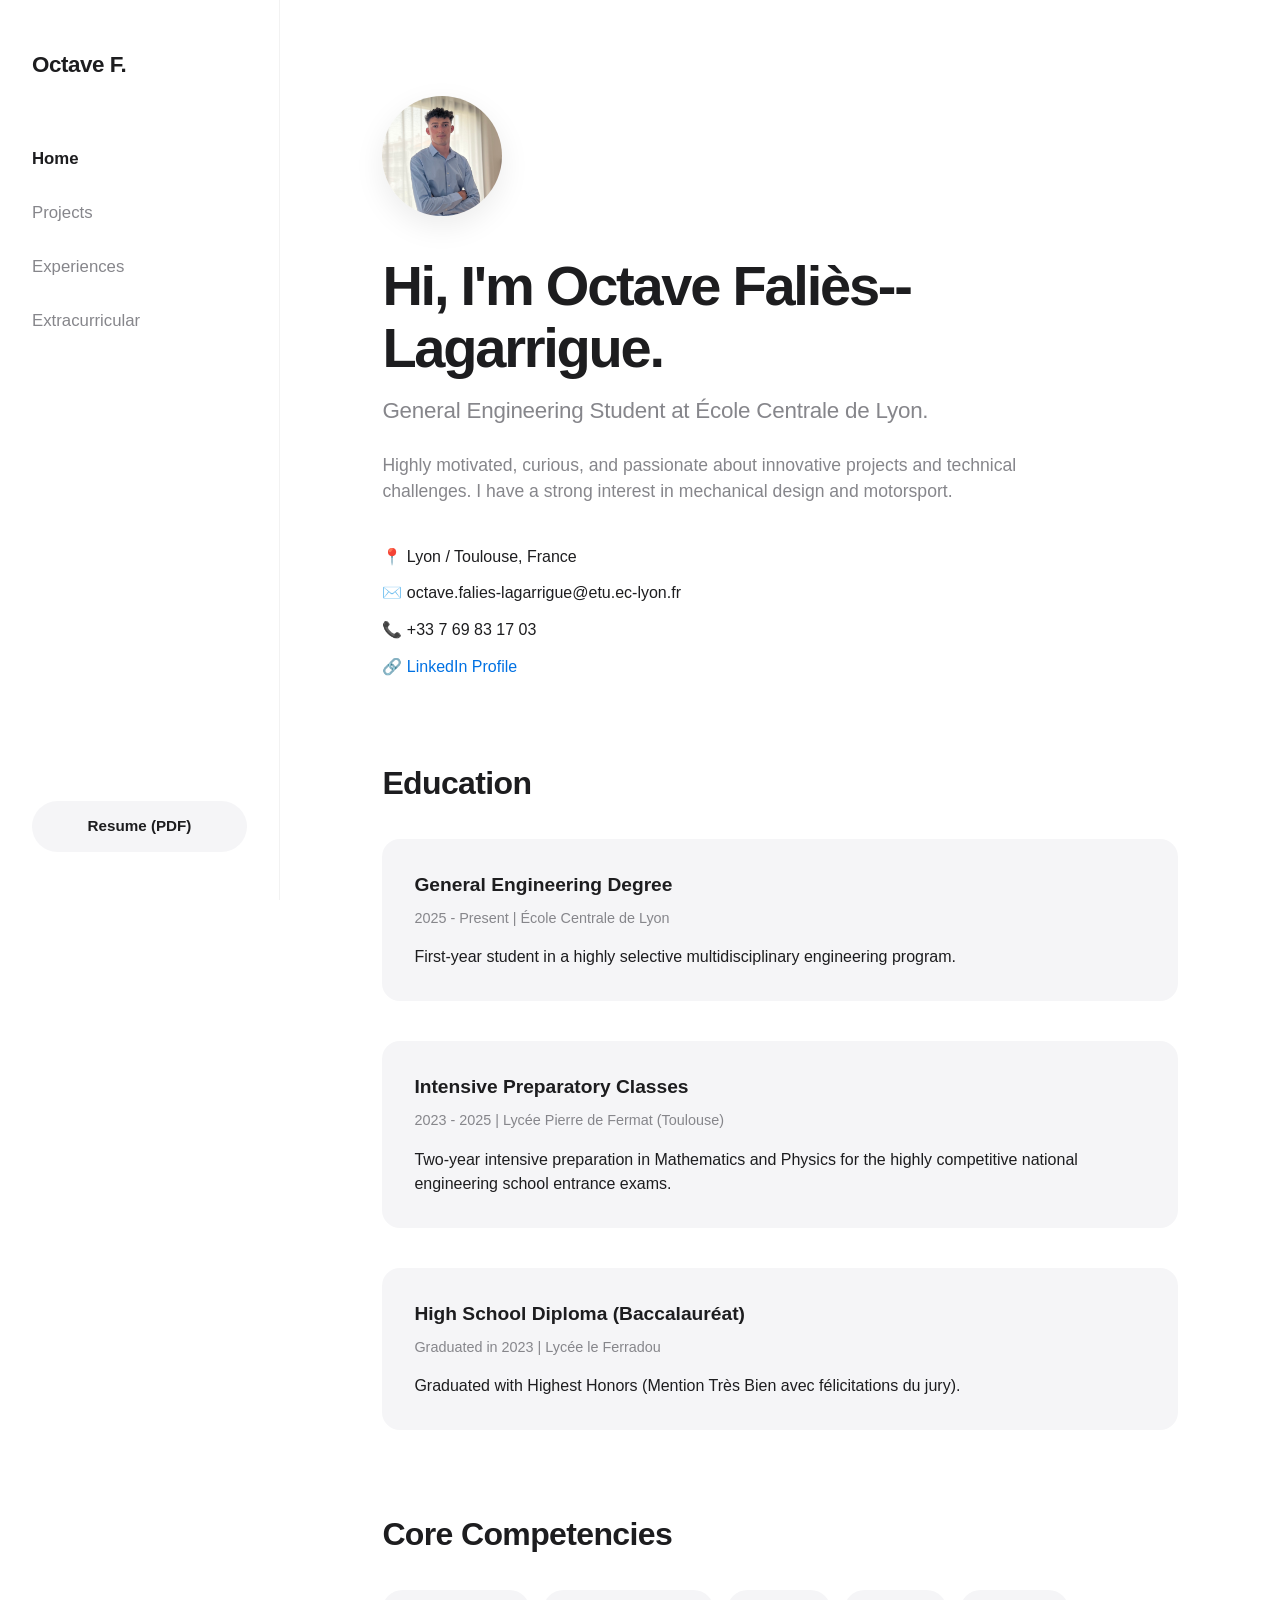
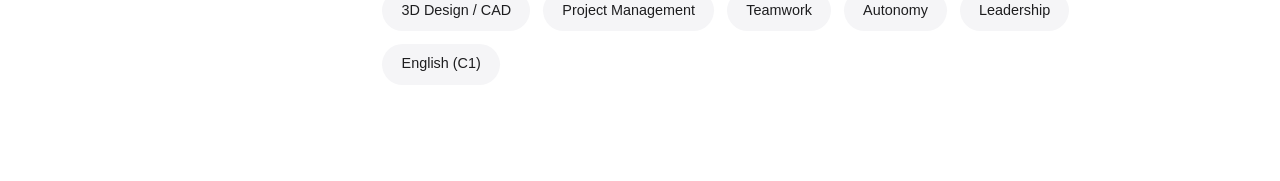
<file: index.html>
<!DOCTYPE html>
<html lang="en">
<head>
    <meta charset="UTF-8">
    <meta name="viewport" content="width=device-width, initial-scale=1.0">
    <title>Home | Octave Faliès--Lagarrigue Portfolio</title>
    <link rel="stylesheet" href="style.css">
</head>
<body>


    <nav class="sidebar">
        <div class="sidebar-header">
            <span class="logo">Octave F.</span>
        </div>
        <ul class="nav-links">
            <li><a href="index.html" class="active">Home</a></li>
            <li><a href="projets.html">Projects</a></li>
            <li><a href="experiences.html">Experiences</a></li>
            <li><a href="associatif.html">Extracurricular</a></li>
        </ul>
        <div class="sidebar-footer">
            <a href="resume_octave_falies.pdf" class="btn secondary" download>Resume (PDF)</a>
        </div>
    </nav>

    <!-- MAIN CONTENT -->
    <main class="content">
        <!-- HERO SECTION -->
        <section class="hero">
            <img src="profil.jpg" alt="Octave Faliès--Lagarrigue Profile Picture" class="profil-img">
            
            <h1>Hi, I'm Octave Faliès--Lagarrigue.</h1>
            <p class="subtitle">General Engineering Student at École Centrale de Lyon.</p>
            <p class="description">
                Highly motivated, curious, and passionate about innovative projects and technical challenges. 
                I have a strong interest in mechanical design and motorsport.
            </p>
            
            <ul class="contact-info">
                <li>📍 Lyon / Toulouse, France</li>
                <li>✉️ octave.falies-lagarrigue@etu.ec-lyon.fr</li>
                <li>📞 +33 7 69 83 17 03</li>
                <li>🔗 <a href="https://www.linkedin.com/in/octave-faliès-lagarrigue-7774871b8/" target="_blank" rel="noopener noreferrer" style="color: var(--accent-color); text-decoration: none; font-weight: 500;">LinkedIn Profile</a></li>
            </ul>
        </section>

        <!-- EDUCATION SECTION -->
        <section class="formation">
            <h2>Education</h2>
            
            <div class="timeline-item">
                <h3>General Engineering Degree</h3>
                <p class="date">2025 - Present | École Centrale de Lyon</p>
                <p>First-year student in a highly selective multidisciplinary engineering program.</p>
            </div>

            <div class="timeline-item">
                <h3>Intensive Preparatory Classes</h3>
                <p class="date">2023 - 2025 | Lycée Pierre de Fermat (Toulouse)</p>
                <p>Two-year intensive preparation in Mathematics and Physics for the highly competitive national engineering school entrance exams.</p>
            </div>

            <div class="timeline-item">
                <h3>High School Diploma (Baccalauréat)</h3>
                <p class="date">Graduated in 2023 | Lycée le Ferradou</p>
                <p>Graduated with Highest Honors (Mention Très Bien avec félicitations du jury).</p>
            </div>
        </section>

        <!-- CORE COMPETENCIES SECTION -->
        <section class="skills">
            <h2>Core Competencies</h2>
            <div class="tags-container">
                <span class="tag">3D Design / CAD</span>
                <span class="tag">Project Management</span>
                <span class="tag">Teamwork</span>
                <span class="tag">Autonomy</span>
                <span class="tag">Leadership</span>
                <span class="tag">English (C1)</span>
            </div>
        </section>
    </main>

</body>
</html>
</file>
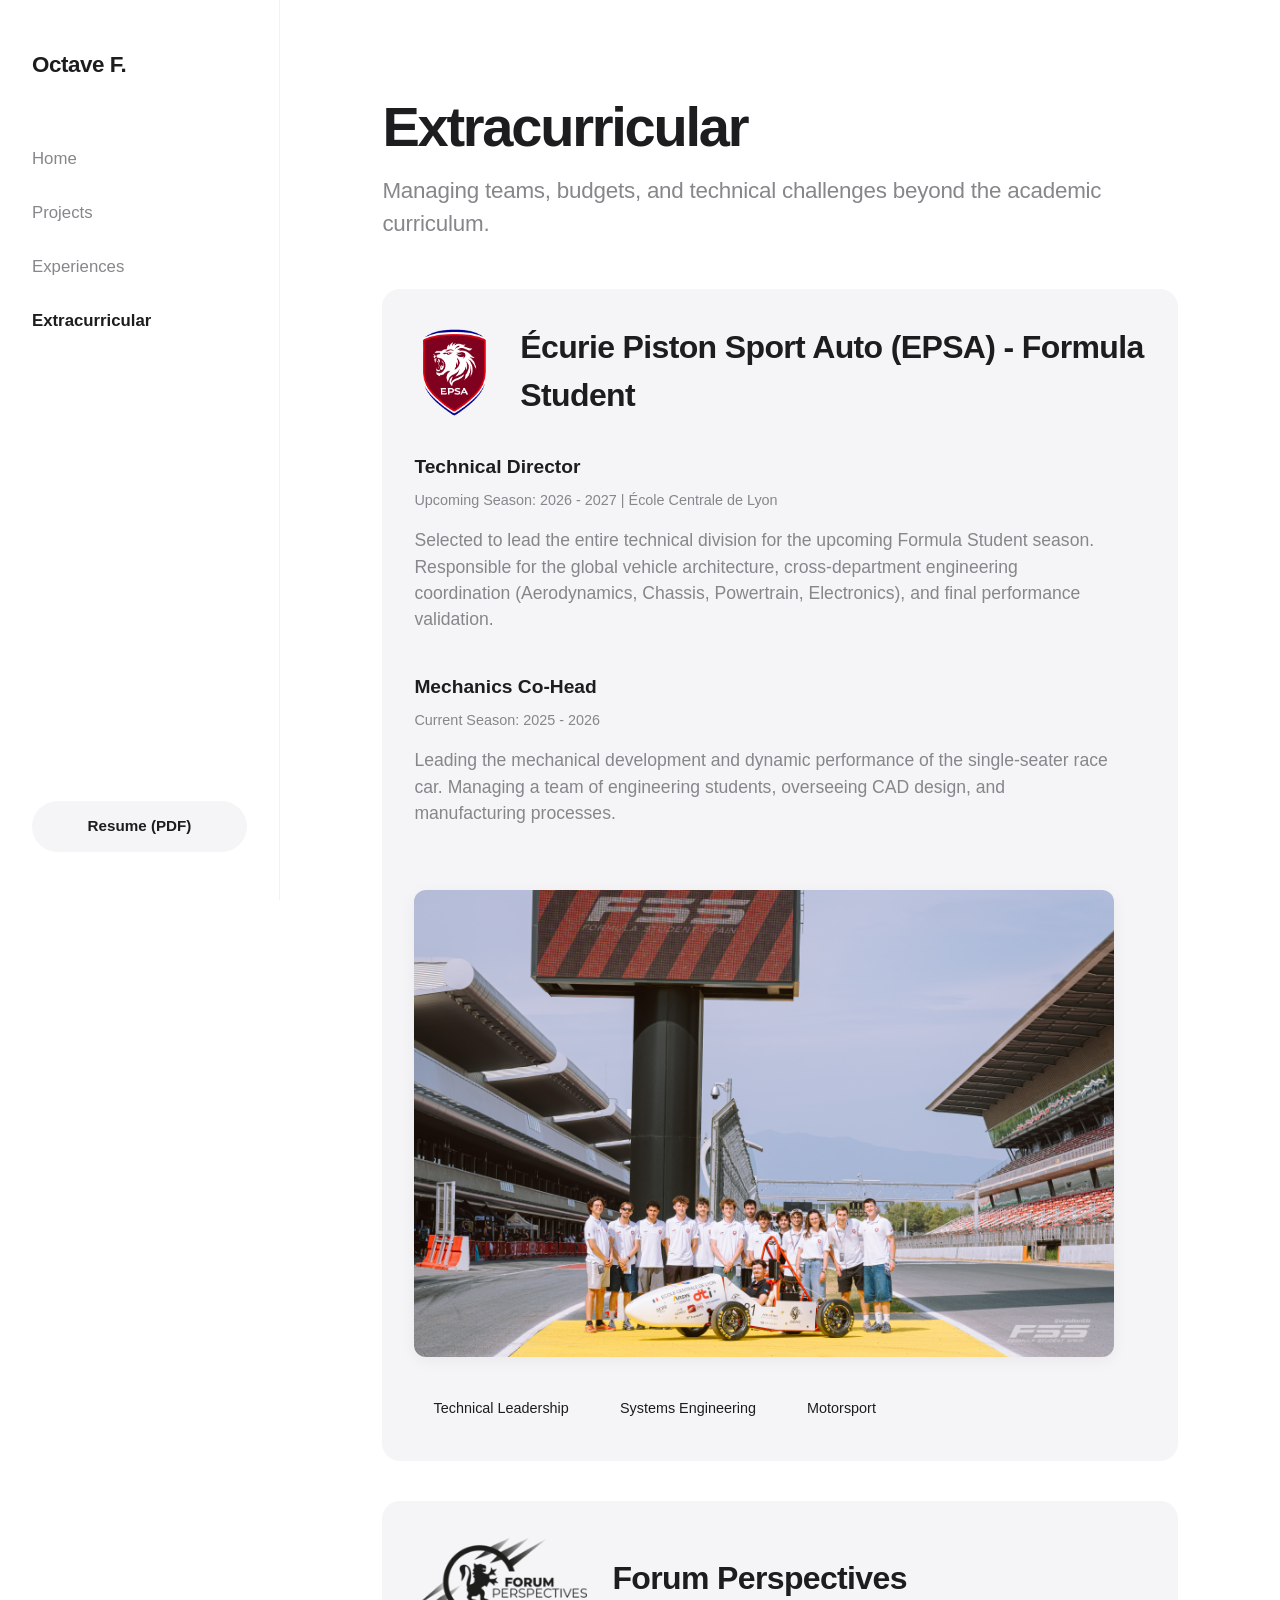
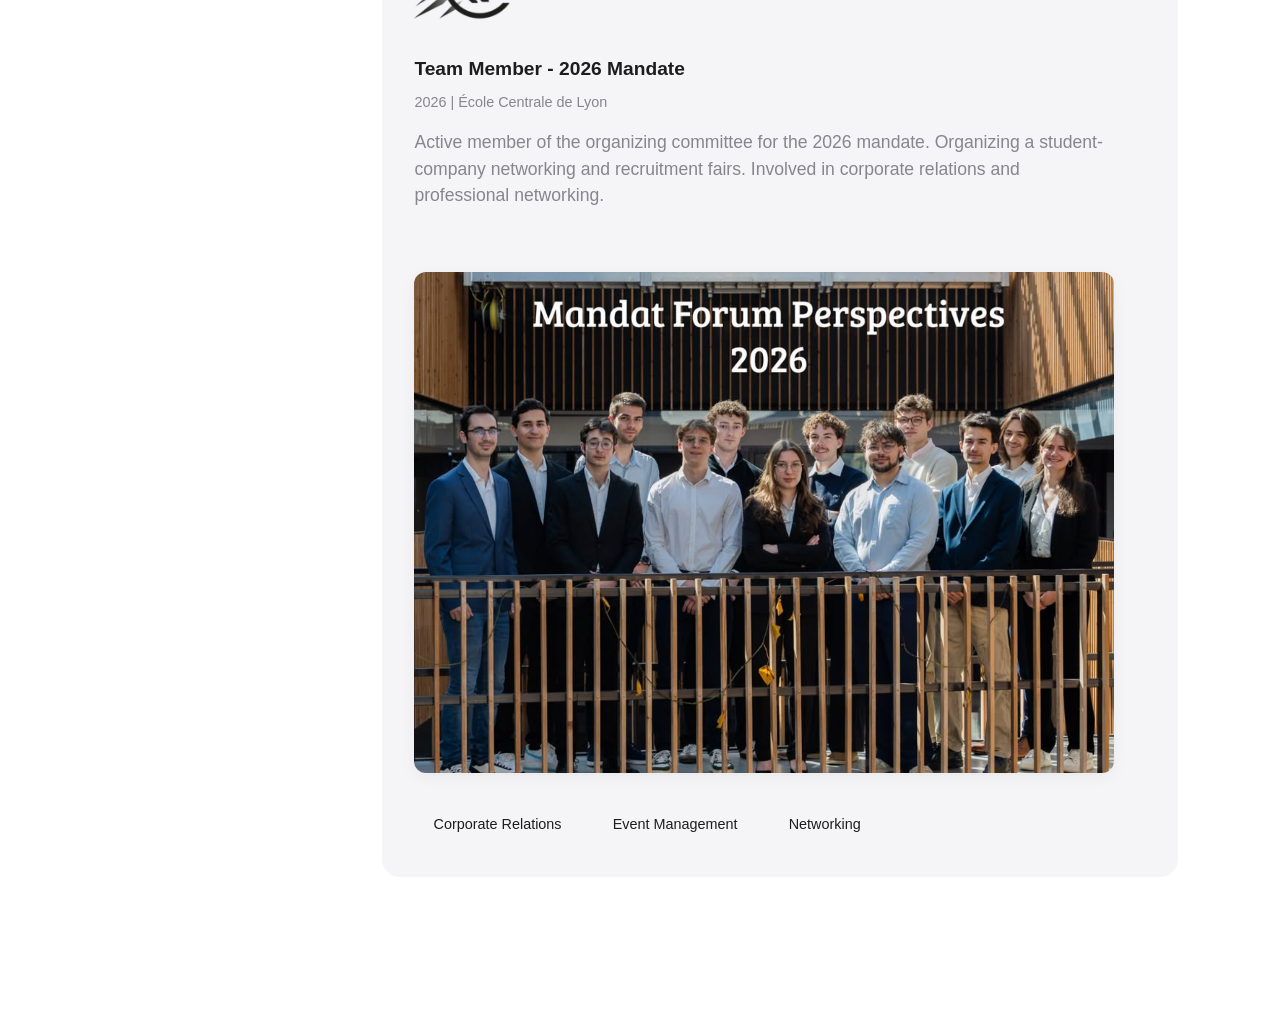
<file: associatif.html>
<!DOCTYPE html>
<html lang="en">
<head>
    <meta charset="UTF-8">
    <meta name="viewport" content="width=device-width, initial-scale=1.0">
    <title>Extracurricular | Octave Faliès--Lagarrigue Portfolio</title>
    <link rel="stylesheet" href="style.css">
</head>
<body>

    <!-- SIDEBAR NAVIGATION -->
    <nav class="sidebar">
        <div class="sidebar-header">
            <span class="logo">Octave F.</span>
        </div>
        <ul class="nav-links">
            <li><a href="index.html">Home</a></li>
            <li><a href="projets.html">Projects</a></li>
            <li><a href="experiences.html">Experiences</a></li>
            <li><a href="associatif.html" class="active">Extracurricular</a></li>
        </ul>
        <div class="sidebar-footer">
            <a href="CV_octave_falies_ang.pdf" class="btn secondary" download>Resume (PDF)</a>
        </div>
    </nav>

    <!-- MAIN CONTENT -->
    <main class="content">
        
        <section class="experience-section">
            <h1>Extracurricular</h1>
            <p class="subtitle">Managing teams, budgets, and technical challenges beyond the academic curriculum.</p>
            
            <!-- EPSA (FORMULA STUDENT) -->
            <div class="timeline-item" style="margin-top: 3rem; border-left-color: var(--accent-color);">
                
                <!-- EN-TÊTE FLEXBOX EPSA -->
                <div style="display: flex; align-items: center; gap: 25px; margin-bottom: 2rem;">
                    <img src="logo_epsa.png" alt="EPSA Logo" style="max-height: 100px; width: auto; object-fit: contain; flex-shrink: 0;">
                    <h2 style="margin: 0;">Écurie Piston Sport Auto (EPSA) - Formula Student</h2>
                </div>
                
                <!-- Upcoming Role -->
                <h3 style="margin-top: 1.5rem;">Technical Director</h3>
                <p class="date">Upcoming Season: 2026 - 2027 | École Centrale de Lyon</p>
                <p class="description">
                    Selected to lead the entire technical division for the upcoming Formula Student season. Responsible for the global vehicle architecture, cross-department engineering coordination (Aerodynamics, Chassis, Powertrain, Electronics), and final performance validation.
                </p>

                <!-- Current Role -->
                <h3 style="margin-top: 1.5rem;">Mechanics Co-Head</h3>
                <p class="date">Current Season: 2025 - 2026</p>
                <p class="description">
                    Leading the mechanical development and dynamic performance of the single-seater race car. Managing a team of engineering students, overseeing CAD design, and manufacturing processes.
                </p>

                <!-- EPSA Team Photo -->
                <img src="equipe_epsa.JPG" alt="EPSA Team with Tubular Chassis" style="width: 100%; max-width: 700px; border-radius: 12px; margin-top: 1.5rem; box-shadow: 0 4px 15px rgba(0,0,0,0.05);">
                
                <div class="tags-container" style="margin-top: 1.5rem;">
                    <span class="tag">Technical Leadership</span>
                    <span class="tag">Systems Engineering</span>
                    <span class="tag">Motorsport</span>
                </div>
            </div>

            <!-- FORUM PERSPECTIVES -->
            <div class="timeline-item">
                
                <!-- EN-TÊTE FLEXBOX FORUM -->
                <div style="display: flex; align-items: center; gap: 25px; margin-bottom: 2rem;">
                    <img src="logo_signature.png" alt="Forum Perspectives Logo" style="max-height: 90px; width: auto; object-fit: contain; flex-shrink: 0;">
                    <h2 style="margin: 0;">Forum Perspectives</h2>
                </div>
                
                <h3>Team Member - 2026 Mandate</h3>
                <p class="date">2026 | École Centrale de Lyon</p>
                <p class="description">
                    Active member of the organizing committee for the 2026 mandate. Organizing a student-company networking and recruitment fairs. Involved in corporate relations and professional networking.
                </p>
                
                <!-- Group Photo -->
                <img src="forum.png" alt="Forum Perspectives 2026 Mandate Team" style="width: 100%; max-width: 700px; border-radius: 12px; margin-top: 1.5rem; box-shadow: 0 4px 15px rgba(0,0,0,0.05);">
                
                <div class="tags-container" style="margin-top: 1.5rem;">
                    <span class="tag">Corporate Relations</span>
                    <span class="tag">Event Management</span>
                    <span class="tag">Networking</span>
                </div>
            </div>

        </section>

    </main>

</body>
</html>
</file>
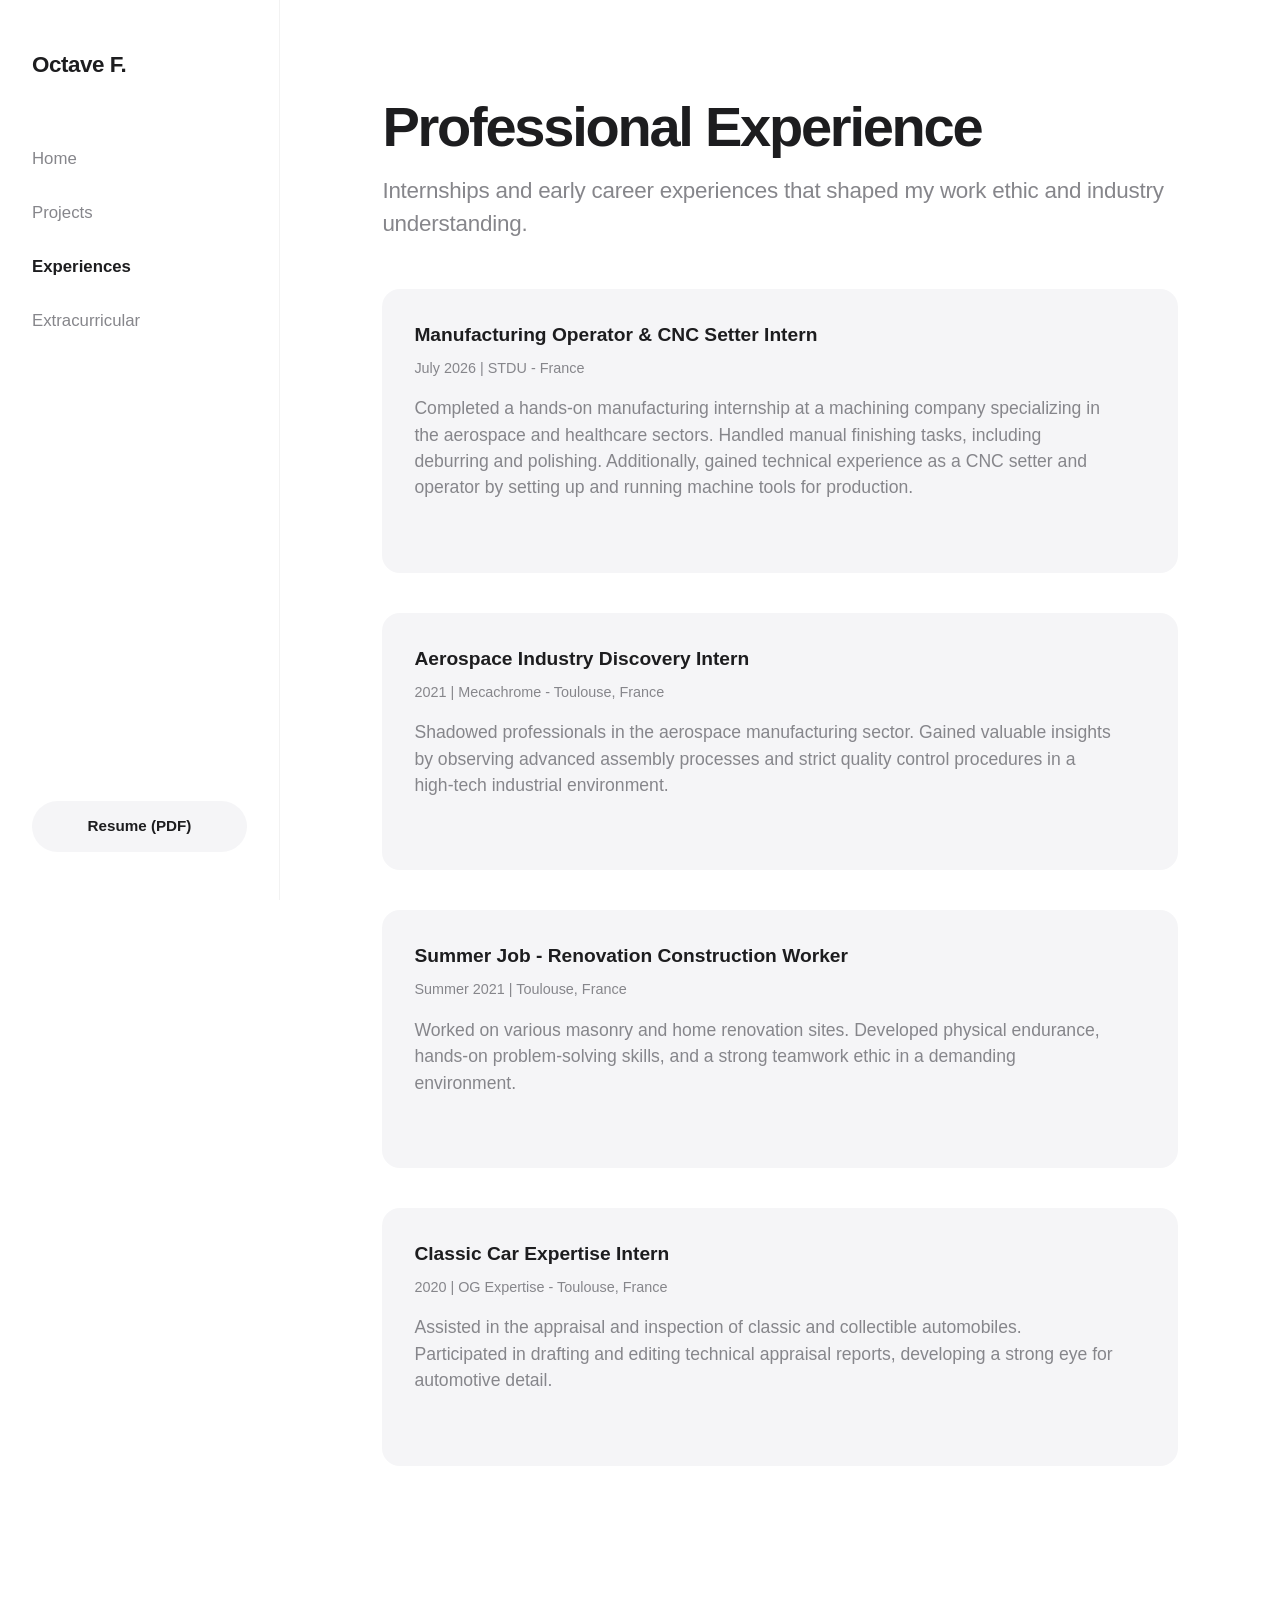
<file: experiences.html>
<!DOCTYPE html>
<html lang="en">
<head>
    <meta charset="UTF-8">
    <meta name="viewport" content="width=device-width, initial-scale=1.0">
    <title>Experience | Octave Faliès--Lagarrigue Portfolio</title>
    <link rel="stylesheet" href="style.css">
</head>
<body>

    <!-- SIDEBAR NAVIGATION -->
    <nav class="sidebar">
        <div class="sidebar-header">
            <span class="logo">Octave F.</span>
        </div>
        <ul class="nav-links">
            <li><a href="index.html">Home</a></li>
            <li><a href="projets.html">Projects</a></li>
            <!-- Note que la classe "active" est maintenant sur la page Experience -->
            <li><a href="experiences.html" class="active">Experiences</a></li>
            <li><a href="associatif.html">Extracurricular</a></li>
        </ul>
        <div class="sidebar-footer">
            <a href="CV_octave_falies_ang.pdf" class="btn secondary" download>Resume (PDF)</a>
        </div>
    </nav>

    <!-- MAIN CONTENT -->
    <main class="content">
        
        <section class="experience-section">
            <h1>Professional Experience</h1>
            <p class="subtitle">Internships and early career experiences that shaped my work ethic and industry understanding.</p>
            
            <!-- EXPERIENCE 1 : STDU (Nouveau) -->
            <div class="timeline-item" style="margin-top: 3rem;">
                <h3>Manufacturing Operator & CNC Setter Intern</h3>
                <p class="date">July 2026 | STDU - France</p>
                <p class="description">
                    Completed a hands-on manufacturing internship at a machining company specializing in the aerospace and healthcare sectors. Handled manual finishing tasks, including deburring and polishing. Additionally, gained technical experience as a CNC setter and operator by setting up and running machine tools for production.
                </p>
            </div>

            <!-- EXPERIENCE 2 : Mecachrome -->
            <div class="timeline-item">
                <h3>Aerospace Industry Discovery Intern</h3>
                <p class="date">2021 | Mecachrome - Toulouse, France</p>
                <p class="description">
                    Shadowed professionals in the aerospace manufacturing sector. Gained valuable insights by observing advanced assembly processes and strict quality control procedures in a high-tech industrial environment.
                </p>
            </div>

            <!-- EXPERIENCE 3 : Maçonnerie -->
            <div class="timeline-item">
                <h3>Summer Job - Renovation Construction Worker</h3>
                <p class="date">Summer 2021 | Toulouse, France</p>
                <p class="description">
                    Worked on various masonry and home renovation sites. Developed physical endurance, hands-on problem-solving skills, and a strong teamwork ethic in a demanding environment.
                </p>
            </div>

            <!-- EXPERIENCE 4 : OG Expertise -->
            <div class="timeline-item">
                <h3>Classic Car Expertise Intern</h3>
                <p class="date">2020 | OG Expertise - Toulouse, France</p>
                <p class="description">
                    Assisted in the appraisal and inspection of classic and collectible automobiles. Participated in drafting and editing technical appraisal reports, developing a strong eye for automotive detail.
                </p>
            </div>

        </section>

    </main>

</body>
</html>
</file>
<file: style.css>
/* =========================================
   DESIGN ULTRA-MODERNE (STYLE APPLE / MINIMALISTE)
   ========================================= */

:root {
    /* Palette de couleurs "Apple-like" */
    --bg-color: #ffffff;
    --bg-secondary: #f5f5f7; /* Gris très clair emblématique */
    --text-primary: #1d1d1f; /* Noir doux */
    --text-secondary: #86868b; /* Gris texte secondaire */
    --accent-color: #0071e3; /* Bleu Apple */
    --accent-hover: #0077ED;
    --sidebar-width: 280px;
}

* {
    margin: 0;
    padding: 0;
    box-sizing: border-box;
}

body {
    /* Utilisation de la police native d'Apple (SF Pro) si dispo, sinon une alternative propre */
    font-family: -apple-system, BlinkMacSystemFont, "SF Pro Display", "Segoe UI", Roboto, Helvetica, Arial, sans-serif;
    color: var(--text-primary);
    background-color: var(--bg-color);
    line-height: 1.5;
    display: flex;
    /* Rendu du texte plus net et lisse sur les écrans modernes */
    -webkit-font-smoothing: antialiased; 
    -moz-osx-font-smoothing: grayscale;
}

/* === LE MENU LATÉRAL (EFFET VERRE DÉPOLI) === */
.sidebar {
    width: var(--sidebar-width);
    height: 100vh;
    /* Effet "Glassmorphism" (Transparence + Flou) */
    background-color: rgba(255, 255, 255, 0.7);
    backdrop-filter: blur(20px);
    -webkit-backdrop-filter: blur(20px);
    border-right: 1px solid rgba(0, 0, 0, 0.05);
    position: fixed;
    top: 0;
    left: 0;
    display: flex;
    flex-direction: column;
    padding: 3rem 2rem;
    z-index: 100;
}

.sidebar-header { margin-bottom: 4rem; }

.logo {
    font-size: 1.4rem;
    font-weight: 700;
    letter-spacing: -0.02em;
    color: var(--text-primary);
}

.nav-links {
    list-style: none;
    display: flex;
    flex-direction: column;
    gap: 1.8rem;
    flex-grow: 1;
}

.nav-links a {
    text-decoration: none;
    color: var(--text-secondary);
    font-weight: 500;
    font-size: 1.05rem;
    transition: color 0.3s ease;
}

.nav-links a:hover, .nav-links a.active {
    color: var(--text-primary);
    font-weight: 600;
}

/* === LE CONTENU PRINCIPAL === */
.content {
    margin-left: var(--sidebar-width);
    padding: 6rem 8%;
    width: 100%;
    max-width: 1200px;
}

/* === TYPOGRAPHIE === */
h1 { 
    font-size: 3.5rem; 
    font-weight: 700; 
    letter-spacing: -0.04em; /* Rapproche les lettres pour un effet moderne */
    color: var(--text-primary); 
    margin-bottom: 1rem; 
    line-height: 1.1;
}

h2 { 
    font-size: 2rem; 
    font-weight: 600; 
    letter-spacing: -0.02em;
    color: var(--text-primary); 
    margin-bottom: 2rem; 
    margin-top: 5rem; 
}

.subtitle { 
    font-size: 1.4rem; 
    color: var(--text-secondary); 
    font-weight: 500;
    margin-bottom: 1.5rem; 
    letter-spacing: -0.01em;
}

.description {
    font-size: 1.1rem;
    max-width: 700px;
    margin-bottom: 2.5rem;
    color: var(--text-secondary);
    font-weight: 400;
}

/* === ÉLÉMENTS DE LA PAGE D'ACCUEIL === */

/* Photo de profil */
.profil-img {
    width: 120px;
    height: 120px;
    border-radius: 50%; /* Parfaitement rond */
    object-fit: cover;
    margin-bottom: 2rem;
    box-shadow: 0 10px 30px rgba(0, 0, 0, 0.08); /*Ombre très douce */
    transition: transform 0.3s ease;
}

/* Effet de zoom au survol de la souris */
.profil-img:hover {
    transform: scale(1.70); /* Zoom la photo de 8% */
}

/* Infos de contact */
.contact-info {
    list-style: none;
    margin-bottom: 4rem;
}

.contact-info li {
    margin-bottom: 0.8rem;
    color: var(--text-primary);
    font-weight: 500;
    font-size: 1rem;
}

/* Timeline (Formation) */
.timeline-item {
    margin-bottom: 2.5rem;
    padding: 2rem;
    background-color: var(--bg-secondary);
    border-radius: 18px; /* Coins très arrondis type iOS */
    transition: transform 0.3s ease;
}

.timeline-item:hover {
    transform: translateY(-2px); /* Léger soulèvement au survol */
}

.timeline-item h3 {
    color: var(--text-primary);
    font-size: 1.2rem;
    font-weight: 600;
    margin-bottom: 0.5rem;
}

.date { 
    color: var(--text-secondary); 
    font-size: 0.9rem; 
    font-weight: 500;
    margin-bottom: 1rem; 
}

/* Bulles (Tags de compétences) */
.tags-container {
    display: flex;
    flex-wrap: wrap;
    gap: 0.8rem;
}

.tag {
    background-color: var(--bg-secondary);
    color: var(--text-primary);
    padding: 0.6rem 1.2rem;
    border-radius: 980px; /* Forme de pilule parfaite */
    font-size: 0.9rem;
    font-weight: 500;
}

/* === BOUTONS (Forme Pilule) === */
.btn.secondary { 
    display: block; 
    text-align: center; 
    padding: 14px 24px; 
    text-decoration: none; 
    border-radius: 980px; /* Pilule */
    font-size: 0.95rem;
    font-weight: 600; 
    background-color: var(--bg-secondary); 
    color: var(--text-primary); 
    transition: all 0.3s ease; 
}

.btn.secondary:hover { 
    background-color: #e8e8ed; /* Légèrement plus foncé au survol */
}

/* === RESPONSIVE (POUR SMARTPHONES) === */
@media (max-width: 768px) {
    body { flex-direction: column; }
    
    .sidebar {
        width: 100%;
        height: auto;
        position: fixed;
        border-right: none;
        border-bottom: 1px solid rgba(0,0,0,0.05);
        padding: 1.5rem 2rem;
        flex-direction: row;
        justify-content: space-between;
        align-items: center;
    }
    
    .sidebar-header { margin-bottom: 0; }
    
    .nav-links { 
        display: none; /* On cache le menu sur mobile pour le moment pour rester minimaliste */
    }
    
    .sidebar-footer { display: none; }
    
    .content { margin-left: 0; padding: 7rem 2rem 3rem 2rem; }
    
    h1 { font-size: 2.5rem; }
}

/* ========================================= */
/* EFFET LIGHTBOX (MODAL) POUR LES IMAGES    */
/* ========================================= */

/* Le fond sombre de la modale */
.modal {
    display: none; /* Caché par défaut */
    position: fixed;
    z-index: 9999; /* Toujours au-dessus du reste */
    left: 0;
    top: 0;
    width: 100%;
    height: 100%;
    background-color: rgba(0, 0, 0, 0.85); /* Fond noir transparent */
    backdrop-filter: blur(5px); /* Effet de flou "Apple" sur le fond */
    justify-content: center;
    align-items: center;
}

/* L'image agrandie au centre */
.modal-content {
    max-width: 90%;
    max-height: 90vh;
    border-radius: 8px;
    box-shadow: 0 10px 40px rgba(0,0,0,0.5);
    animation: zoomIn 0.3s ease; /* Petite animation fluide */
}

/* Bouton pour fermer (Croix) */
.close-modal {
    position: absolute;
    top: 20px;
    right: 35px;
    color: #f1f1f1;
    font-size: 40px;
    font-weight: bold;
    cursor: pointer;
    transition: color 0.3s ease;
}

.close-modal:hover, .close-modal:focus {
    color: var(--accent-color);
}

/* Animation d'ouverture */
@keyframes zoomIn {
    from {transform: scale(0.95); opacity: 0;}
    to {transform: scale(1); opacity: 1;}
}

/* Effet au survol des images pour montrer qu'elles sont cliquables */
.content img {
    cursor: pointer;
    transition: transform 0.3s ease, box-shadow 0.3s ease;
}

.content img:hover {
    transform: scale(1.02);
    box-shadow: 0 8px 25px rgba(0,0,0,0.1) !important;
}

/* ========================================= */
/* ADAPTATION MOBILE (RESPONSIVE)            */
/* ========================================= */

@media screen and (max-width: 768px) {
    body {
        flex-direction: column;
    }

    .sidebar {
        width: 100%;
        height: auto;
        position: relative;
        padding: 1.5rem 1rem;
        display: flex;
        flex-direction: column; /* Empile le logo au-dessus des liens */
        align-items: center;    /* Centre tout horizontalement */
        gap: 15px;              /* Espace entre le logo et le menu */
        border-right: none;
        border-bottom: 1px solid #eaeaea; /* Petite ligne de séparation en bas */
    }

    .sidebar-header {
        margin-bottom: 0; /* Enlève la marge de la version bureau */
        text-align: center;
    }

    .nav-links {
        display: flex;
        flex-direction: row; /* Force les liens à se mettre en ligne */
        justify-content: center;
        flex-wrap: wrap;     /* Permet de passer à la ligne sur de très petits écrans */
        gap: 15px;
        padding: 0;          /* Enlève les marges par défaut de la liste */
        margin: 0;
        width: 100%;
    }

    .nav-links li {
        margin: 0; /* Nettoie les marges individuelles */
    }

    .sidebar-footer {
        display: none; /* Cache le bouton CV sur mobile */
    }

    .content {
        margin-left: 0;
        padding: 1.5rem 1rem;
    }
}
</file>
